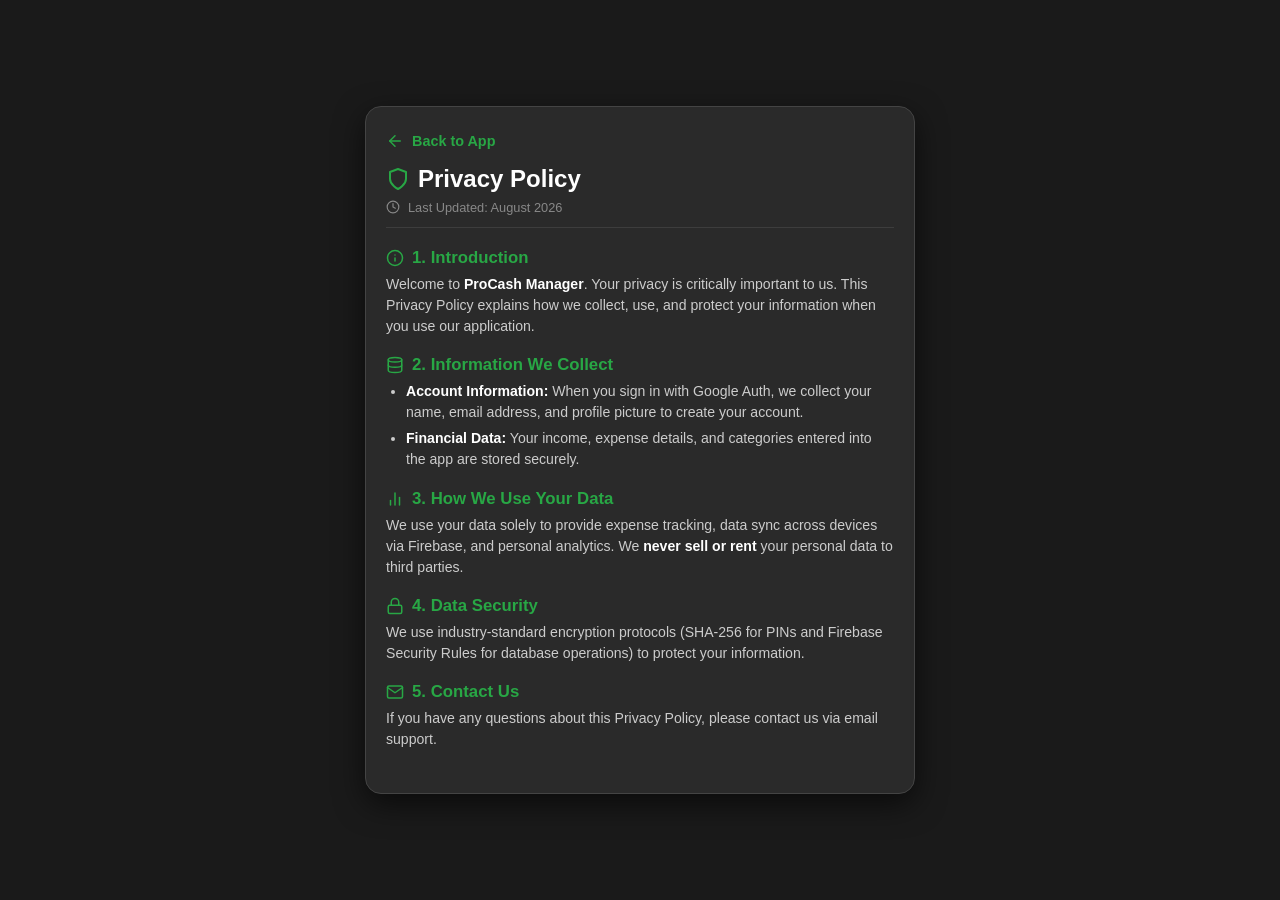
<file: privacy.html>
<!DOCTYPE html>
<html lang="hi">
<head>
  <meta charset="UTF-8">
  <meta name="viewport" content="width=device-width, initial-scale=1.0">
  <title>Privacy Policy - ProCash Manager</title>
  <link rel="stylesheet" href="legal-style.css">
</head>
<body>
  <div class="legal-container">
    <a href="index.html" class="back-btn">
      <svg width="18" height="18" viewBox="0 0 24 24" fill="none" stroke="currentColor" stroke-width="2" stroke-linecap="round" stroke-linejoin="round"><line x1="19" y1="12" x2="5" y2="12"></line><polyline points="12 19 5 12 12 5"></polyline></svg>
      Back to App
    </a>
    
    <h1>
      <svg width="24" height="24" viewBox="0 0 24 24" fill="none" stroke="#28a745" stroke-width="2" stroke-linecap="round" stroke-linejoin="round"><path d="M12 22s8-4 8-10V5l-8-3-8 3v7c0 6 8 10 8 10z"></path></svg>
      Privacy Policy
    </h1>
    
    <p class="last-updated">
      <svg width="14" height="14" viewBox="0 0 24 24" fill="none" stroke="currentColor" stroke-width="2" stroke-linecap="round" stroke-linejoin="round"><circle cx="12" cy="12" r="10"></circle><polyline points="12 6 12 12 16 14"></polyline></svg>
      Last Updated: August 2026
    </p>

    <section>
      <h2>
        <svg width="18" height="18" viewBox="0 0 24 24" fill="none" stroke="#28a745" stroke-width="2" stroke-linecap="round" stroke-linejoin="round"><circle cx="12" cy="12" r="10"></circle><line x1="12" y1="16" x2="12" y2="12"></line><line x1="12" y1="8" x2="12.01" y2="8"></line></svg>
        1. Introduction
      </h2>
      <p>Welcome to <strong>ProCash Manager</strong>. Your privacy is critically important to us. This Privacy Policy explains how we collect, use, and protect your information when you use our application.</p>
    </section>

    <section>
      <h2>
        <svg width="18" height="18" viewBox="0 0 24 24" fill="none" stroke="#28a745" stroke-width="2" stroke-linecap="round" stroke-linejoin="round"><ellipse cx="12" cy="5" rx="9" ry="3"></ellipse><path d="M21 12c0 1.66-4 3-9 3s-9-1.34-9-3"></path><path d="M3 5v14c0 1.66 4 3 9 3s9-1.34 9-3V5"></path></svg>
        2. Information We Collect
      </h2>
      <ul>
        <li>
          <strong>Account Information:</strong> When you sign in with Google Auth, we collect your name, email address, and profile picture to create your account.
        </li>
        <li>
          <strong>Financial Data:</strong> Your income, expense details, and categories entered into the app are stored securely.
        </li>
      </ul>
    </section>

    <section>
      <h2>
        <svg width="18" height="18" viewBox="0 0 24 24" fill="none" stroke="#28a745" stroke-width="2" stroke-linecap="round" stroke-linejoin="round"><line x1="18" y1="20" x2="18" y2="10"></line><line x1="12" y1="20" x2="12" y2="4"></line><line x1="6" y1="20" x2="6" y2="14"></line></svg>
        3. How We Use Your Data
      </h2>
      <p>We use your data solely to provide expense tracking, data sync across devices via Firebase, and personal analytics. We <strong>never sell or rent</strong> your personal data to third parties.</p>
    </section>

    <section>
      <h2>
        <svg width="18" height="18" viewBox="0 0 24 24" fill="none" stroke="#28a745" stroke-width="2" stroke-linecap="round" stroke-linejoin="round"><rect x="3" y="11" width="18" height="11" rx="2" ry="2"></rect><path d="M7 11V7a5 5 0 0 1 10 0v4"></path></svg>
        4. Data Security
      </h2>
      <p>We use industry-standard encryption protocols (SHA-256 for PINs and Firebase Security Rules for database operations) to protect your information.</p>
    </section>

    <section>
      <h2>
        <svg width="18" height="18" viewBox="0 0 24 24" fill="none" stroke="#28a745" stroke-width="2" stroke-linecap="round" stroke-linejoin="round"><path d="M4 4h16c1.1 0 2 .9 2 2v12c0 1.1-.9 2-2 2H4c-1.1 0-2-.9-2-2V6c0-1.1.9-2 2-2z"></path><polyline points="22,6 12,13 2,6"></polyline></svg>
        5. Contact Us
      </h2>
      <p>If you have any questions about this Privacy Policy, please contact us via email support.</p>
    </section>
  </div>
</body>
</html>
</file>
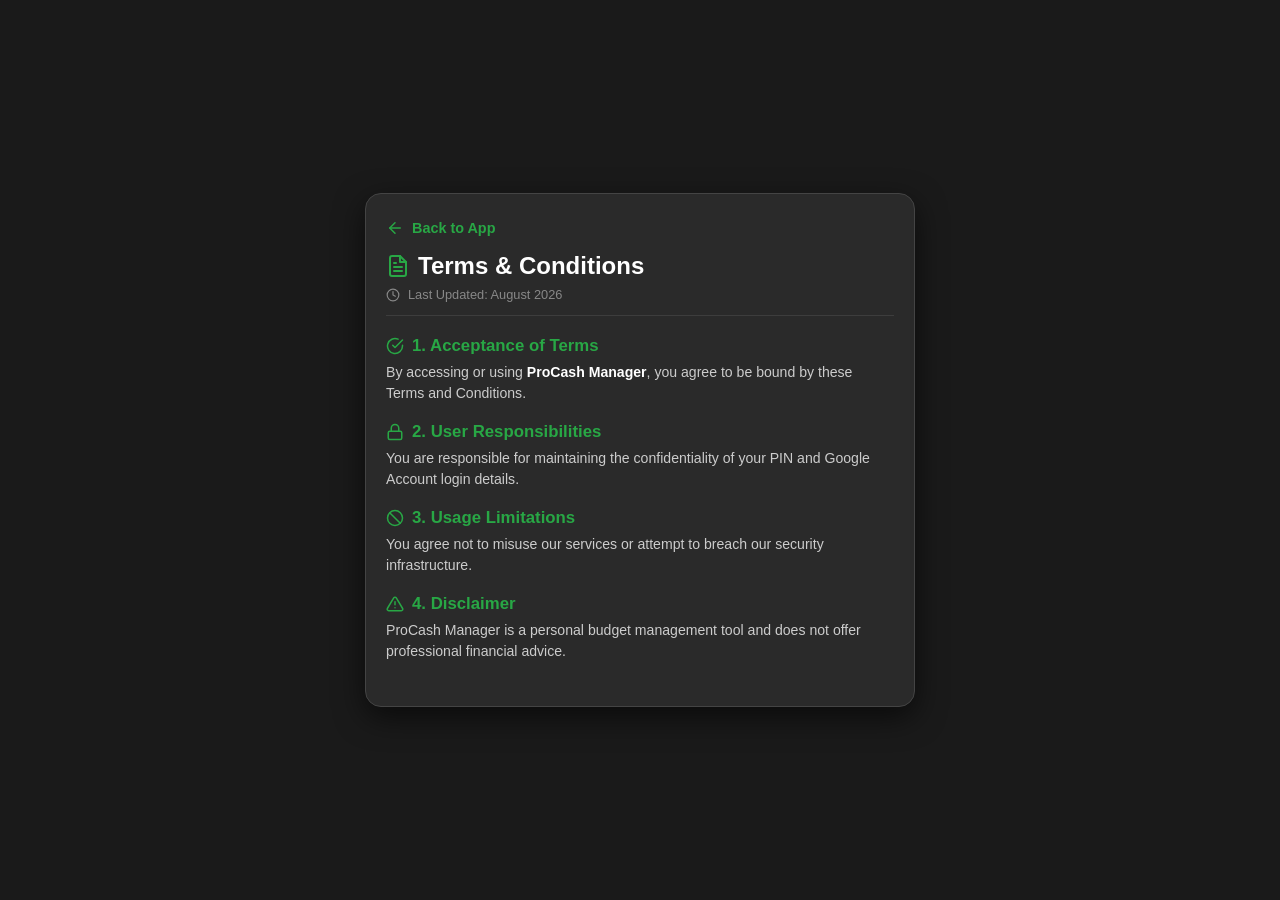
<file: terms.html>
<!DOCTYPE html>
<html lang="hi">
<head>
  <meta charset="UTF-8">
  <meta name="viewport" content="width=device-width, initial-scale=1.0">
  <title>Terms & Conditions - ProCash Manager</title>
  <link rel="stylesheet" href="legal-style.css">
</head>
<body>
  <div class="legal-container">
    <a href="index.html" class="back-btn">
      <svg width="18" height="18" viewBox="0 0 24 24" fill="none" stroke="currentColor" stroke-width="2" stroke-linecap="round" stroke-linejoin="round"><line x1="19" y1="12" x2="5" y2="12"></line><polyline points="12 19 5 12 12 5"></polyline></svg>
      Back to App
    </a>

    <h1>
      <svg width="24" height="24" viewBox="0 0 24 24" fill="none" stroke="#28a745" stroke-width="2" stroke-linecap="round" stroke-linejoin="round"><path d="M14 2H6a2 2 0 0 0-2 2v16a2 2 0 0 0 2 2h12a2 2 0 0 0 2-2V8z"></path><polyline points="14 2 14 8 20 8"></polyline><line x1="16" y1="13" x2="8" y2="13"></line><line x1="16" y1="17" x2="8" y2="17"></line><polyline points="10 9 9 9 8 9"></polyline></svg>
      Terms & Conditions
    </h1>

    <p class="last-updated">
      <svg width="14" height="14" viewBox="0 0 24 24" fill="none" stroke="currentColor" stroke-width="2" stroke-linecap="round" stroke-linejoin="round"><circle cx="12" cy="12" r="10"></circle><polyline points="12 6 12 12 16 14"></polyline></svg>
      Last Updated: August 2026
    </p>

    <section>
      <h2>
        <svg width="18" height="18" viewBox="0 0 24 24" fill="none" stroke="#28a745" stroke-width="2" stroke-linecap="round" stroke-linejoin="round"><path d="M22 11.08V12a10 10 0 1 1-5.93-9.14"></path><polyline points="22 4 12 14.01 9 11.01"></polyline></svg>
        1. Acceptance of Terms
      </h2>
      <p>By accessing or using <strong>ProCash Manager</strong>, you agree to be bound by these Terms and Conditions.</p>
    </section>

    <section>
      <h2>
        <svg width="18" height="18" viewBox="0 0 24 24" fill="none" stroke="#28a745" stroke-width="2" stroke-linecap="round" stroke-linejoin="round"><rect x="3" y="11" width="18" height="11" rx="2" ry="2"></rect><path d="M7 11V7a5 5 0 0 1 10 0v4"></path></svg>
        2. User Responsibilities
      </h2>
      <p>You are responsible for maintaining the confidentiality of your PIN and Google Account login details.</p>
    </section>

    <section>
      <h2>
        <svg width="18" height="18" viewBox="0 0 24 24" fill="none" stroke="#28a745" stroke-width="2" stroke-linecap="round" stroke-linejoin="round"><circle cx="12" cy="12" r="10"></circle><line x1="4.93" y1="4.93" x2="19.07" y2="19.07"></line></svg>
        3. Usage Limitations
      </h2>
      <p>You agree not to misuse our services or attempt to breach our security infrastructure.</p>
    </section>

    <section>
      <h2>
        <svg width="18" height="18" viewBox="0 0 24 24" fill="none" stroke="#28a745" stroke-width="2" stroke-linecap="round" stroke-linejoin="round"><path d="M10.29 3.86L1.82 18a2 2 0 0 0 1.71 3h16.94a2 2 0 0 0 1.71-3L13.71 3.86a2 2 0 0 0-3.42 0z"></path><line x1="12" y1="9" x2="12" y2="13"></line><line x1="12" y1="17" x2="12.01" y2="17"></line></svg>
        4. Disclaimer
      </h2>
      <p>ProCash Manager is a personal budget management tool and does not offer professional financial advice.</p>
    </section>
  </div>
</body>
</html>
</file>
<file: legal-style.css>
/* legal-style.css - App Theme Design with Icons */
* {
    box-sizing: border-box;
    margin: 0;
    padding: 0;
}

body {
    background-color: #1a1a1a;
    color: #e0e0e0;
    font-family: -apple-system, BlinkMacSystemFont, "Segoe UI", Roboto, Helvetica, Arial, sans-serif;
    display: flex;
    justify-content: center;
    align-items: center;
    min-height: 100vh;
    padding: 20px 15px;
}

/* Card / Popup look container */
.legal-container {
    background: #2a2a2a;
    border: 1px solid #444;
    border-radius: 16px;
    padding: 25px 20px;
    max-width: 550px;
    width: 100%;
    box-shadow: 0 10px 30px rgba(0, 0, 0, 0.6);
    position: relative;
}

/* Back button matching app style */
.back-btn {
    display: inline-flex;
    align-items: center;
    gap: 6px;
    color: #28a745;
    text-decoration: none;
    font-size: 0.9rem;
    font-weight: 600;
    margin-bottom: 15px;
    transition: opacity 0.2s;
}

.back-btn:hover {
    opacity: 0.8;
}

h1 {
    color: #ffffff;
    font-size: 1.5rem;
    margin-bottom: 5px;
    display: flex;
    align-items: center;
    gap: 10px;
}

.last-updated {
    color: #888888;
    font-size: 0.8rem;
    margin-bottom: 20px;
    border-bottom: 1px solid #3d3d3d;
    padding-bottom: 10px;
    display: flex;
    align-items: center;
    gap: 6px;
}

section {
    margin-bottom: 18px;
}

h2 {
    color: #28a745; /* App accent green */
    font-size: 1.05rem;
    margin-bottom: 6px;
    display: flex;
    align-items: center;
    gap: 8px;
}

p, li {
    color: #cccccc;
    font-size: 0.88rem;
    line-height: 1.5;
}

ul {
    padding-left: 20px;
    margin-top: 5px;
}

li {
    margin-bottom: 5px;
}

strong {
    color: #ffffff;
}

/* Icons inside headings & lists */
h2 i {
    font-size: 0.95rem;
}

ul li i {
    color: #28a745;
    margin-right: 6px;
}

h1, h2, .back-btn, .last-updated {
    display: flex;
    align-items: center;
    gap: 8px;
}

svg {
    flex-shrink: 0;
}
</file>
